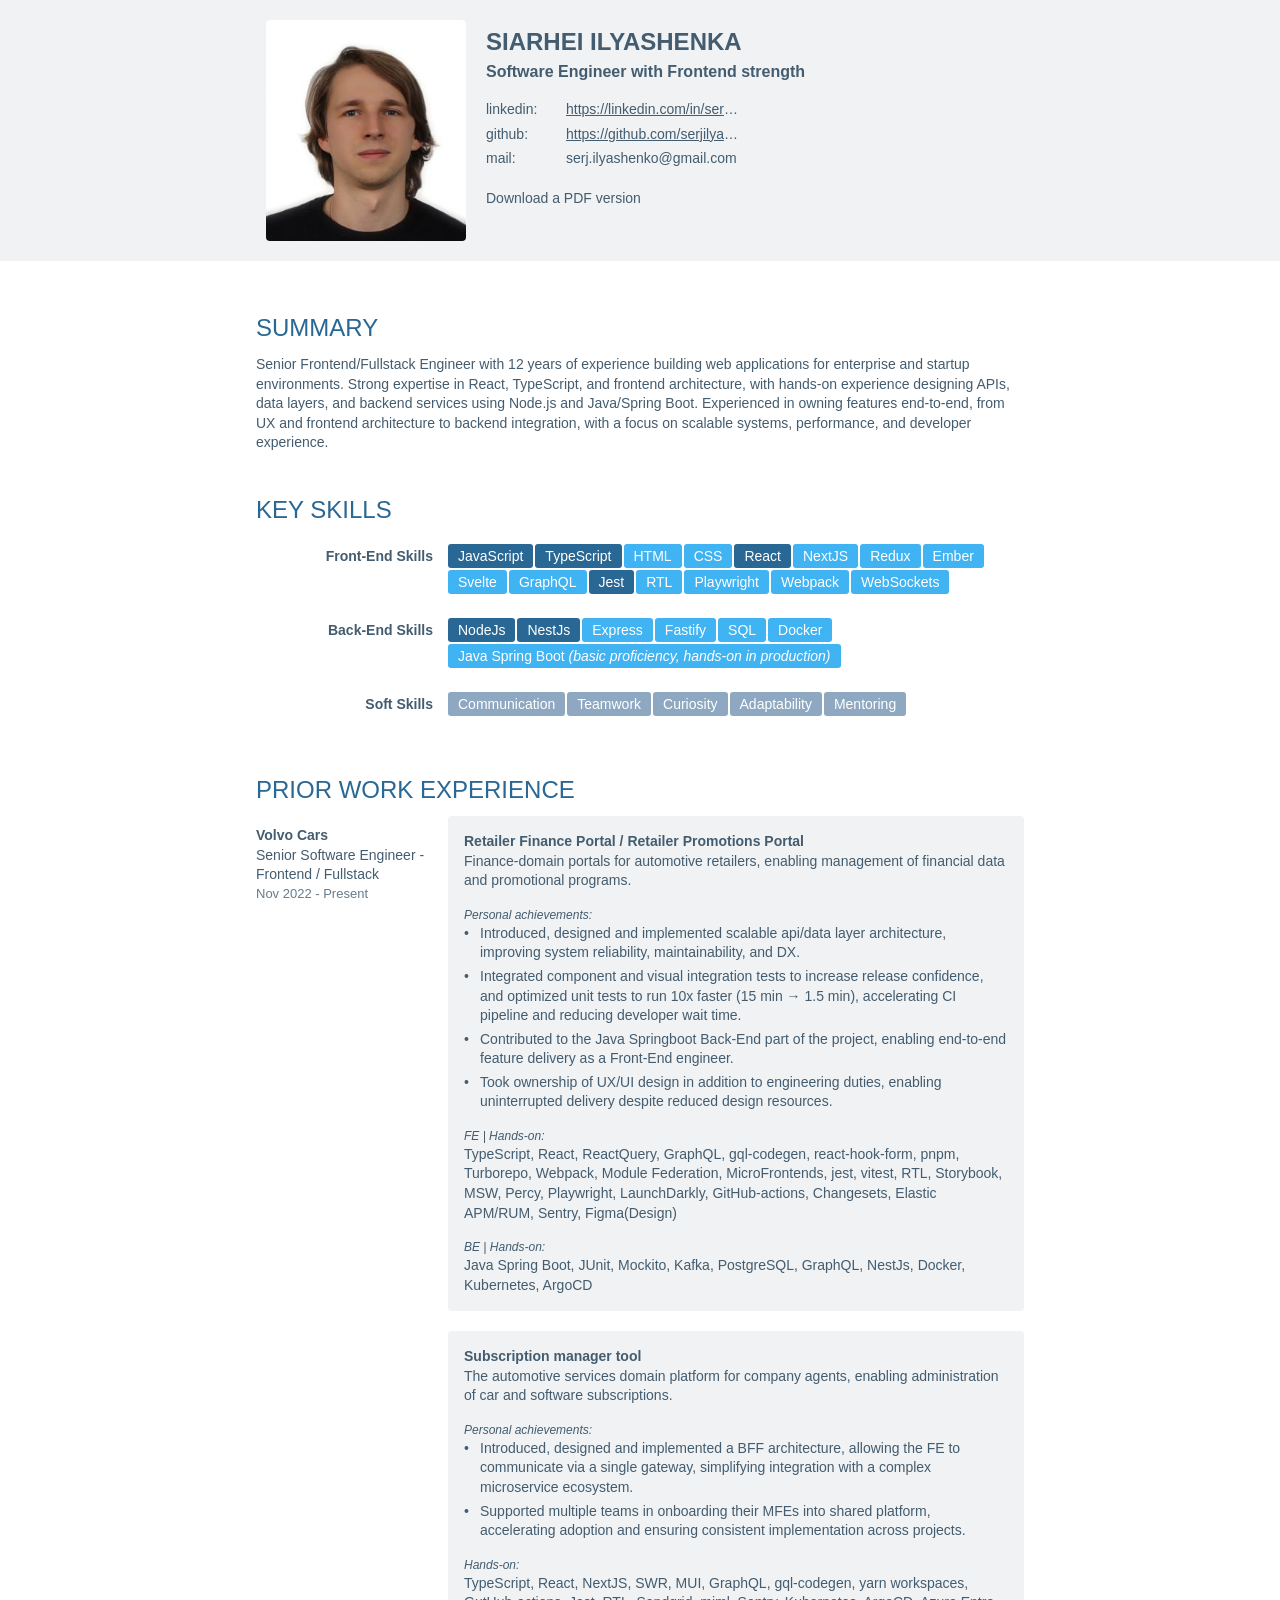
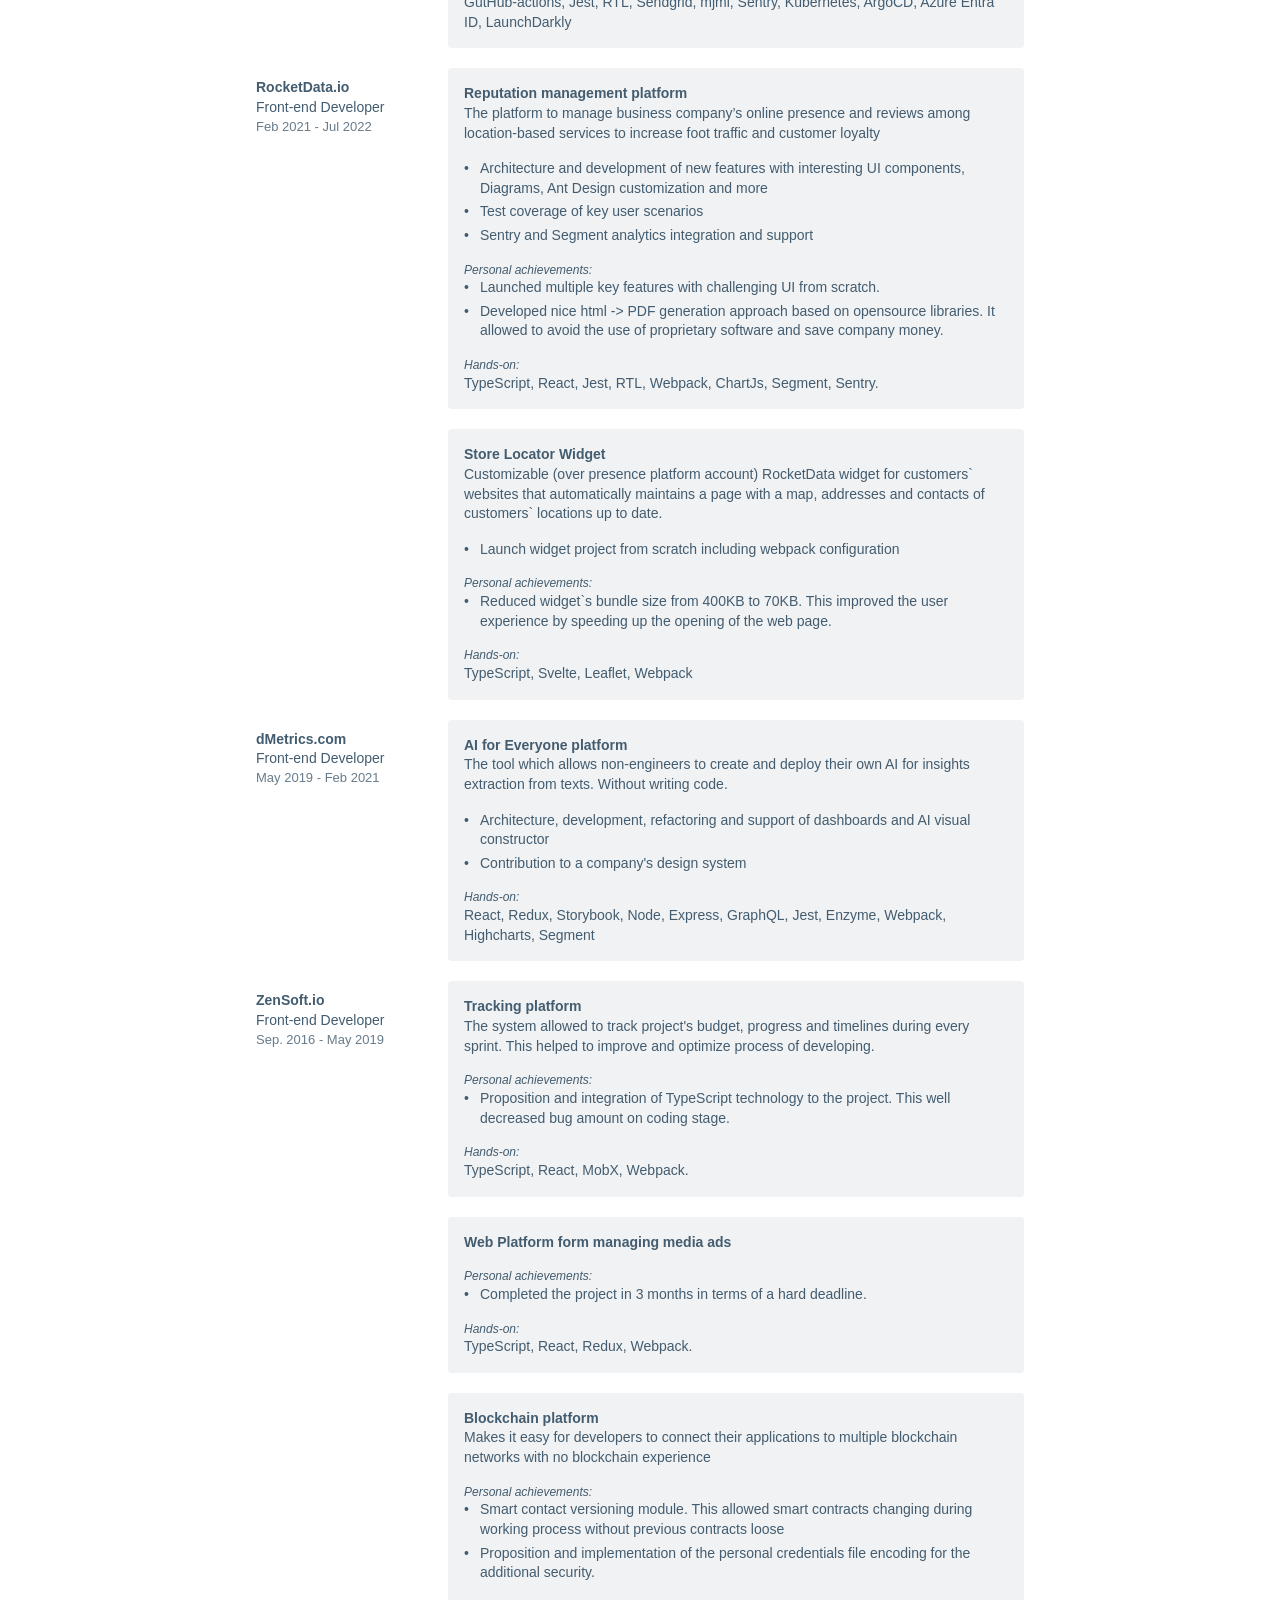
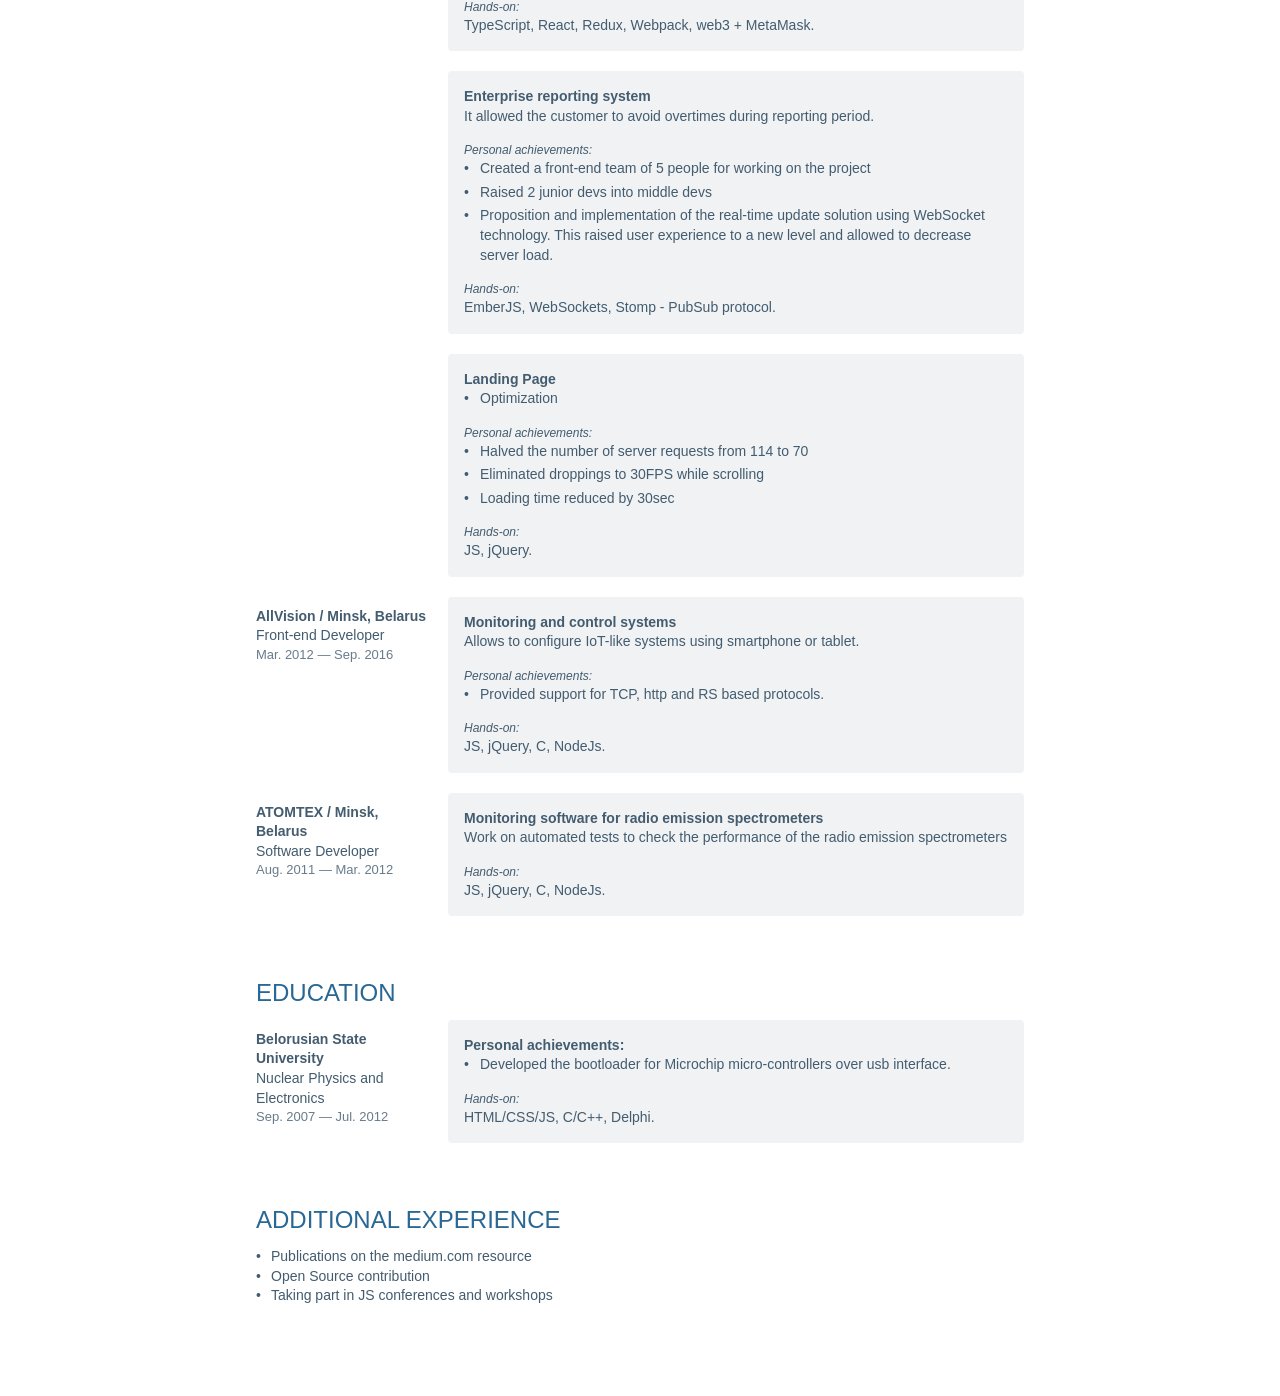
<file: index.html>
<!DOCTYPE html>
<html lang="en">
<head>
  <meta charset="UTF-8"/>
  <meta name="viewport" content="width=device-width, initial-scale=1.0"/>
  <meta http-equiv="X-UA-Compatible" content="ie=edge"/>
  <title>Siarhei Ilyashenka - Software Engineer with Frontend strength</title>
  <meta name="twitter:title" content="Sergio Ilyashenko - Online Resume">
  <meta name="twitter:description" content="Passionate UI creator 🛠️">
  <meta name="twitter:image:src" content="https://serjilyashenko.github.io/resume/preview.png">
  <meta name="twitter:card" content="summary_large_image">
  <meta property="og:title" content="Sergio Ilyashenko - Online Resume"/>
  <meta property="og:image" content="https://serjilyashenko.github.io/resume/preview.png"/>
  <meta property="og:image:width" content="3560"/>
  <meta property="og:image:height" content="1526"/>
  <meta property="og:description" content="Passionate UI creator"/>
  <meta property="og:url" content="https://serjilyashenko.github.io/resume/"/>
  <link rel="shortcut icon" href="./favicon.jpeg"/>
  <link rel="stylesheet" href="./styles.css"/>
</head>
<body>
<div class="page-wrapper">
  <header class="header">
    <div class="header__content">
      <div class="header__left">
        <div class="header__photo">
          <img src="photo.jpg" alt="Sergio Ilyashenko"/>
        </div>
      </div>
      <div class="header__center">
        <div class="owner">
          <h1 class="owner__name">
            Siarhei Ilyashenka
          </h1>
          <p class="owner__position">
            Software Engineer with Frontend strength
          </p>
          <address class="owner__contacts">
            <div class="owner__contact">
              <div class="owner__contact-label">linkedin:</div>
              <a class="link" href="https://linkedin.com/in/sergio-ilyashenko" target="_blank"
              >https://linkedin.com/in/sergio-ilyashenko</a>
            </div>
            <div class="owner__contact">
              <div class="owner__contact-label">github:</div>
              <a class="link" href="https://github.com/serjilyashenko" target="_blank"
              >https://github.com/serjilyashenko</a>
            </div>
            <div class="owner__contact">
              <div class="owner__contact-label">mail:</div>
              <div>serj.ilyashenko@gmail.com</div>
            </div>
          </address>
          <div class="download">
            <a
              class="download__btn"
              href="./Siarhei%20Ilyashenka%20-%20Software%20Engineer%20with%20Frontend%20strength.pdf"
              target="_blank"
              download="Siarhei Ilyashenka - Software Engineer.pdf"
            >Download a PDF version</a>
          </div>
        </div>
      </div>
    </div>
  </header>
  <main class="page-content">
    <section class="topic">
      <h2 class="topic__title">Summary</h2>
      <p class="topic__content">
        Senior Frontend/Fullstack Engineer with 12 years of experience building web applications for enterprise and startup environments.
        Strong expertise in React, TypeScript, and frontend architecture, with hands-on experience designing APIs, data layers, and backend services using Node.js and Java/Spring Boot.
        Experienced in owning features end-to-end, from UX and frontend architecture to backend integration, with a focus on scalable systems, performance, and developer experience.
      </p>
    </section>
    <section class="topic">
      <h2 class="topic__title">Key skills</h2>
      <div class="topic__content">
        <div class="skills">
          <div class="skills__left">
            <div class="company">
              <div class="company__name company__name_right">Front-End Skills</div>
            </div>
          </div>
          <div class="skills__center">
            <ul class="skill-list">
              <li class="skill-list__item skill-list__item_highlight">JavaScript</li>
              <li class="skill-list__item skill-list__item_highlight">TypeScript</li>
              <li class="skill-list__item">HTML</li>
              <li class="skill-list__item">CSS</li>
              <li class="skill-list__item skill-list__item_highlight">React</li>
              <li class="skill-list__item">NextJS</li>
              <li class="skill-list__item">Redux</li>
              <li class="skill-list__item">Ember</li>
              <li class="skill-list__item">Svelte</li>
              <li class="skill-list__item">GraphQL</li>
              <li class="skill-list__item skill-list__item_highlight">Jest</li>
              <li class="skill-list__item">RTL</li>
              <li class="skill-list__item">Playwright</li>
<!--              <li class="skill-list__item">Material UI</li>-->
<!--              <li class="skill-list__item">Ant Design</li>-->
<!--              <li class="skill-list__item">Data-Driven Documents (D3)</li>-->
              <li class="skill-list__item">Webpack</li>
              <!--              <li class="skill-list__item">KnockoutJs</li>-->
              <li class="skill-list__item">WebSockets</li>
<!--              <li class="skill-list__item">Git</li>-->
            </ul>
          </div>
        </div>
        <div class="skills">
          <div class="skills__left">
            <div class="company">
              <div class="company__name company__name_right">Back-End Skills</div>
            </div>
          </div>
          <div class="skills__center">
            <ul class="skill-list">
              <li class="skill-list__item skill-list__item_highlight">NodeJs</li>
              <li class="skill-list__item skill-list__item_highlight">NestJs</li>
              <li class="skill-list__item">Express</li>
              <li class="skill-list__item">Fastify</li>
              <li class="skill-list__item">SQL</li>
              <li class="skill-list__item">Docker</li>
              <li class="skill-list__item">
                Java Spring Boot <i>(basic proficiency, hands-on in production)</i>
              </li>
            </ul>
          </div>
        </div>
        <div class="skills">
          <div class="skills__left">
            <div class="company">
              <div class="company__name company__name_right">Soft Skills</div>
            </div>
          </div>
          <div class="skills__center">
            <ul class="skill-list skills-list_additional">
              <li class="skill-list__item">Communication</li>
              <li class="skill-list__item">Teamwork</li>
              <li class="skill-list__item">Curiosity</li>
              <li class="skill-list__item">Adaptability</li>
              <li class="skill-list__item">Mentoring</li>
              <!--<li class="skill-list__item">Interviewing</li>-->
            </ul>
          </div>
        </div>
      </div>
    </section>
    <section class="topic">
      <h2 class="topic__title">Prior work experience</h2>
      <div class="topic__content">
        <div class="experience">
          <div class="experience__left">
            <div class="company">
              <div class="company__name">Volvo Cars</div>
              <div class="company__position">Senior Software Engineer - Frontend / Fullstack</div>
              <div class="company__dates"> Nov 2022 - Present</div>
            </div>
          </div>
          <div class="experience__center">
            <!-- VolvoCars projects start -->
            <div class="project">
              <h4 class="project__title">
                Retailer Finance Portal / Retailer Promotions Portal
              </h4>
              <p class="project__text">
                Finance-domain portals for automotive retailers, enabling management of financial data and promotional programs.
              </p>
              <!--<ul class="project__text">-->
                <!--<li>Architecture, launch and development of a new MFEs in a monorepo ecosystem</li>-->
              <!--</ul>-->
              <p class="project__subtitle">
                Personal achievements:
              </p>
              <ul class="project__text">
                <li>Introduced, designed and implemented scalable api/data layer architecture, improving system reliability, maintainability, and DX.</li>
                <li>Integrated component and visual integration tests to increase release confidence, and optimized unit tests to run 10x faster (15 min → 1.5 min), accelerating CI pipeline and reducing developer wait time.</li>
                <li>Contributed to the Java Springboot Back-End part of the project, enabling end-to-end feature delivery as a Front-End engineer.</li>
                <li>Took ownership of UX/UI design in addition to engineering duties, enabling uninterrupted delivery despite reduced design resources.</li>
              </ul>
              <p class="project__subtitle">
                FE | Hands-on:
              </p>
              <p class="project__text">
                TypeScript, React, ReactQuery, GraphQL, gql-codegen, react-hook-form, pnpm, Turborepo,
                Webpack, Module Federation, MicroFrontends, jest, vitest,
                RTL, Storybook, MSW, Percy, Playwright, LaunchDarkly, GitHub-actions, Changesets, Elastic APM/RUM,
                Sentry, Figma(Design)
              </p>
              <p class="project__subtitle">
                BE | Hands-on:
              </p>
              <p class="project__text">
                Java Spring Boot, JUnit, Mockito, Kafka, PostgreSQL, GraphQL, NestJs, Docker, Kubernetes, ArgoCD
              </p>
            </div>

            <div class="project">
              <h4 class="project__title">
                Subscription manager tool
              </h4>
              <p class="project__text">
                The automotive services domain platform for company agents, enabling administration of car and software subscriptions.
              </p>
              <!--<ul class="project__text">-->
                <!--<li>Architecture, launch and development of a new project in a monorepo ecosystem</li>-->
                <!--<li>Development of API Gateway for the SPA application</li>-->
                <!--<li>MS Azure services integration</li>-->
                <!--<li>Test coverage of key user scenarios</li>-->
              <!--</ul>-->
              <p class="project__subtitle">
                Personal achievements:
              </p>
              <ul class="project__text">
                <li>Introduced, designed and implemented a BFF architecture, allowing the FE to communicate via a single gateway, simplifying integration with a complex microservice ecosystem.</li>
                <li>Supported multiple teams in onboarding their MFEs into shared platform, accelerating adoption and ensuring consistent implementation across projects.</li>
              </ul>
              <p class="project__subtitle">
                Hands-on:
              </p>
              <p class="project__text">
                TypeScript, React, NextJS, SWR, MUI, GraphQL, gql-codegen, yarn workspaces, GutHub-actions, Jest,
                RTL, Sendgrid, mjml, Sentry, Kubernetes, ArgoCD, Azure Entra ID, LaunchDarkly
              </p>
            </div>
            <!-- VolvoCars projects end -->
          </div>
        </div>

        <div class="experience">
          <div class="experience__left">
            <div class="company">
              <div class="company__name">RocketData.io</div>
              <div class="company__position">Front-end Developer</div>
              <div class="company__dates"> Feb 2021 - Jul 2022</div>
            </div>
          </div>
          <div class="experience__center">
            <!-- RocketData.io projects start -->
            <div class="project">
              <h4 class="project__title">
                Reputation management platform
              </h4>
              <p class="project__text">
                The platform to manage business company’s online presence and reviews among location-based
                services to increase foot traffic and customer loyalty
              </p>
              <ul class="project__text">
                <li>Architecture and development of new features with interesting UI components, Diagrams, Ant Design
                  customization and more
                </li>
                <li>Test coverage of key user scenarios</li>
                <li>Sentry and Segment analytics integration and support</li>
              </ul>
              <p class="project__subtitle">
                Personal achievements:
              </p>
              <ul class="project__text">
                <li>Launched multiple key features with challenging UI from scratch.</li>
                <li>Developed nice html -> PDF generation approach based on opensource libraries. It allowed to
                  avoid the use of proprietary software and save company money.
                </li>
                <!--                  <li>Implemented the process of interviewing candidates for the front-end position. The process-->
                <!--                    includes theoretical questions and online pair programming tasks.-->
                <!--                  </li>-->
              </ul>
              <p class="project__subtitle">
                Hands-on:
              </p>
              <p class="project__text">
                TypeScript, React, Jest, RTL, Webpack, ChartJs, Segment, Sentry.
              </p>
            </div>

            <div class="project">
              <h4 class="project__title">
                Store Locator Widget
              </h4>
              <p class="project__text">
                Customizable (over presence platform account) RocketData widget for customers` websites that
                automatically
                maintains a page with a map, addresses and contacts of customers` locations up to date.
              </p>
              <ul class="project__text">
                <li>Launch widget project from scratch including webpack configuration</li>
              </ul>
              <p class="project__subtitle">
                Personal achievements:
              </p>
              <ul class="project__text">
                <li>
                  Reduced widget`s bundle size from 400KB to 70KB. This improved the user experience by
                  speeding up the opening of the web page.
                </li>
              </ul>
              <p class="project__subtitle">
                Hands-on:
              </p>
              <p class="project__text">
                TypeScript, Svelte, Leaflet, Webpack
              </p>
            </div>
            <!-- RocketData.io projects end -->
          </div>
        </div>

        <div class="experience">
          <div class="experience__left">
            <div class="company">
              <div class="company__name">dMetrics.com</div>
              <div class="company__position">Front-end Developer</div>
              <div class="company__dates"> May 2019 - Feb 2021</div>
            </div>
          </div>
          <div class="experience__center">
            <!-- dMetrics projects start -->
            <div class="project">
              <h4 class="project__title">
                AI for Everyone platform
              </h4>
              <p class="project__text">
                The tool which allows non-engineers to create and deploy their own AI for insights extraction from
                texts. Without writing code.
              </p>
              <ul class="project__text">
                <li>Architecture, development, refactoring and support of dashboards and AI visual constructor</li>
                <li>Contribution to a company's design system</li>
              </ul>
              <p class="project__subtitle">
                Hands-on:
              </p>
              <p class="project__text">
                React, Redux, Storybook, Node, Express, GraphQL, Jest, Enzyme, Webpack, Highcharts, Segment
              </p>
            </div>
            <!-- dMetrics projects end -->
          </div>
        </div>

        <div class="experience">
          <div class="experience__left">
            <div class="company">
              <div class="company__name">ZenSoft.io</div>
              <div class="company__position">Front-end Developer</div>
              <div class="company__dates">Sep. 2016 - May 2019</div>
            </div>
          </div>
          <div class="experience__center">
            <!-- Zensoft projects start -->
            <div class="project">
              <h4 class="project__title">
                Tracking platform
              </h4>
              <p class="project__text">
                The system allowed to track project's budget, progress and timelines during every sprint. This
                helped to improve and optimize process of developing.
              </p>
              <p class="project__subtitle">
                Personal achievements:
              </p>
              <ul class="project__text">
                <li>
                  Proposition and integration of TypeScript technology to the project. This well decreased bug
                  amount on coding stage.
                </li>
              </ul>
              <p class="project__subtitle">
                Hands-on:
              </p>
              <p class="project__text">
                TypeScript, React, MobX, Webpack.
              </p>
            </div>
            <div class="project">
              <h4 class="project__title">
                Web Platform form managing media ads
              </h4>
              <p class="project__subtitle">
                Personal achievements:
              </p>
              <ul class="project__text">
                <li>
                  Completed the project in 3 months in terms of a hard deadline.
                </li>
              </ul>
              <p class="project__subtitle">
                Hands-on:
              </p>
              <p class="project__text">
                TypeScript, React, Redux, Webpack.
              </p>
            </div>
            <div class="project">
              <h4 class="project__title">
                Blockchain platform
              </h4>
              <p class="project__text">
                Makes it easy for developers to connect their applications to multiple blockchain networks with no
                blockchain experience
              </p>
              <p class="project__subtitle">
                Personal achievements:
              </p>
              <ul class="project__text">
                <li>
                  Smart contact versioning module. This allowed smart contracts changing during working process without
                  previous contracts loose
                </li>
                <li>
                  Proposition and implementation of the personal credentials file encoding for the additional security.
                </li>
              </ul>
              <p class="project__subtitle">
                Hands-on:
              </p>
              <div class="project__text">
                TypeScript, React, Redux, Webpack, web3 + MetaMask.
              </div>
            </div>
            <div class="project">
              <h4 class="project__title">
                Enterprise reporting system
              </h4>
              <p class="project__text">
                It allowed the customer to avoid overtimes during reporting period.
              </p>
              <p class="project__subtitle">
                Personal achievements:
              </p>
              <ul class="project__text">
                <li>
                  Created a front-end team of 5 people for working on the project
                </li>
                <li>
                  Raised 2 junior devs into middle devs
                </li>
                <li>
                  Proposition and implementation of the real-time update solution using WebSocket technology. This
                  raised user experience to a new level and allowed to decrease server load.
                </li>
              </ul>
              <p class="project__subtitle">
                Hands-on:
              </p>
              <p class="project__text">
                EmberJS, WebSockets, Stomp - PubSub protocol.
              </p>
            </div>
            <div class="project">
              <h4 class="project__title">
                Landing Page
              </h4>
              <ul class="project__text">
                <li>Optimization</li>
              </ul>
              <p class="project__subtitle">
                Personal achievements:
              </p>
              <ul class="project__text">
                <li>
                  Halved the number of server requests from 114 to 70
                </li>
                <li>
                  Eliminated droppings to 30FPS while scrolling
                </li>
                <li>
                  Loading time reduced by 30sec
                </li>
              </ul>
              <p class="project__subtitle">
                Hands-on:
              </p>
              <p class="project__text">
                JS, jQuery.
              </p>
            </div>
            <!-- Zensoft projects end -->
          </div>
        </div>

        <div class="experience">
          <div class="experience__left">
            <div class="company">
              <div class="company__name">AllVision / Minsk, Belarus</div>
              <div class="company__position">Front-end Developer</div>
              <div class="company__dates">Mar. 2012 — Sep. 2016</div>
            </div>
          </div>
          <div class="experience__center">
            <div class="project">
              <div class="project__title">
                Monitoring and control systems
              </div>
              <div class="project__text">
                Allows to configure IoT-like systems using smartphone or tablet.
              </div>
              <p class="project__subtitle">
                Personal achievements:
              </p>
              <ul class="project__text">
                <li>
                  Provided support for TCP, http and RS based protocols.
                </li>
              </ul>
              <p class="project__subtitle">
                Hands-on:
              </p>
              <p class="project__text">
                JS, jQuery, C, NodeJs.
              </p>
            </div>
          </div>
        </div>

        <div class="experience">
          <div class="experience__left">
            <div class="company">
              <div class="company__name">ATOMTEX / Minsk, Belarus</div>
              <div class="company__position">Software Developer</div>
              <div class="company__dates">Aug. 2011 — Mar. 2012</div>
            </div>
          </div>
          <div class="experience__center">
            <div class="project">
              <h4 class="project__title">
                Monitoring software for radio emission spectrometers
              </h4>
              <p class="project__text">
                Work on automated tests to check the performance of the radio emission spectrometers
              </p>
              <p class="project__subtitle">
                Hands-on:
              </p>
              <p class="project__text">
                JS, jQuery, C, NodeJs.
              </p>
            </div>
          </div>
        </div>
      </div>
    </section>
    <section class="topic">
      <h2 class="topic__title">Education</h2>
      <div class="topic__content">
        <div class="experience">
          <div class="experience__left">
            <div class="company">
              <div class="company__name">Belorusian State University</div>
              <div class="company__position">Nuclear Physics and Electronics</div>
              <div class="company__dates">Sep. 2007 — Jul. 2012</div>
            </div>
          </div>
          <div class="experience__center">
            <div class="project">
              <div class="project__title">
                Personal achievements:
              </div>
              <ul class="project__text">
                <li>
                  Developed the bootloader for Microchip micro-controllers over usb interface.
                </li>
              </ul>
              <p class="project__subtitle">
                Hands-on:
              </p>
              <p class="project__text">
                HTML/CSS/JS, C/C++, Delphi.
              </p>
            </div>
          </div>
        </div>
      </div>
    </section>
    <section class="topic">
      <h2 class="topic__title">Additional experience</h2>
      <div class="topic__content">
        <div class="additional">
          <ul>
            <li>Publications on the medium.com resource</li>
            <li>Open Source contribution</li>
            <li>Taking part in JS conferences and workshops</li>
          </ul>
        </div>
      </div>
    </section>
  </main>
</div>
</body>
</html>
</file>
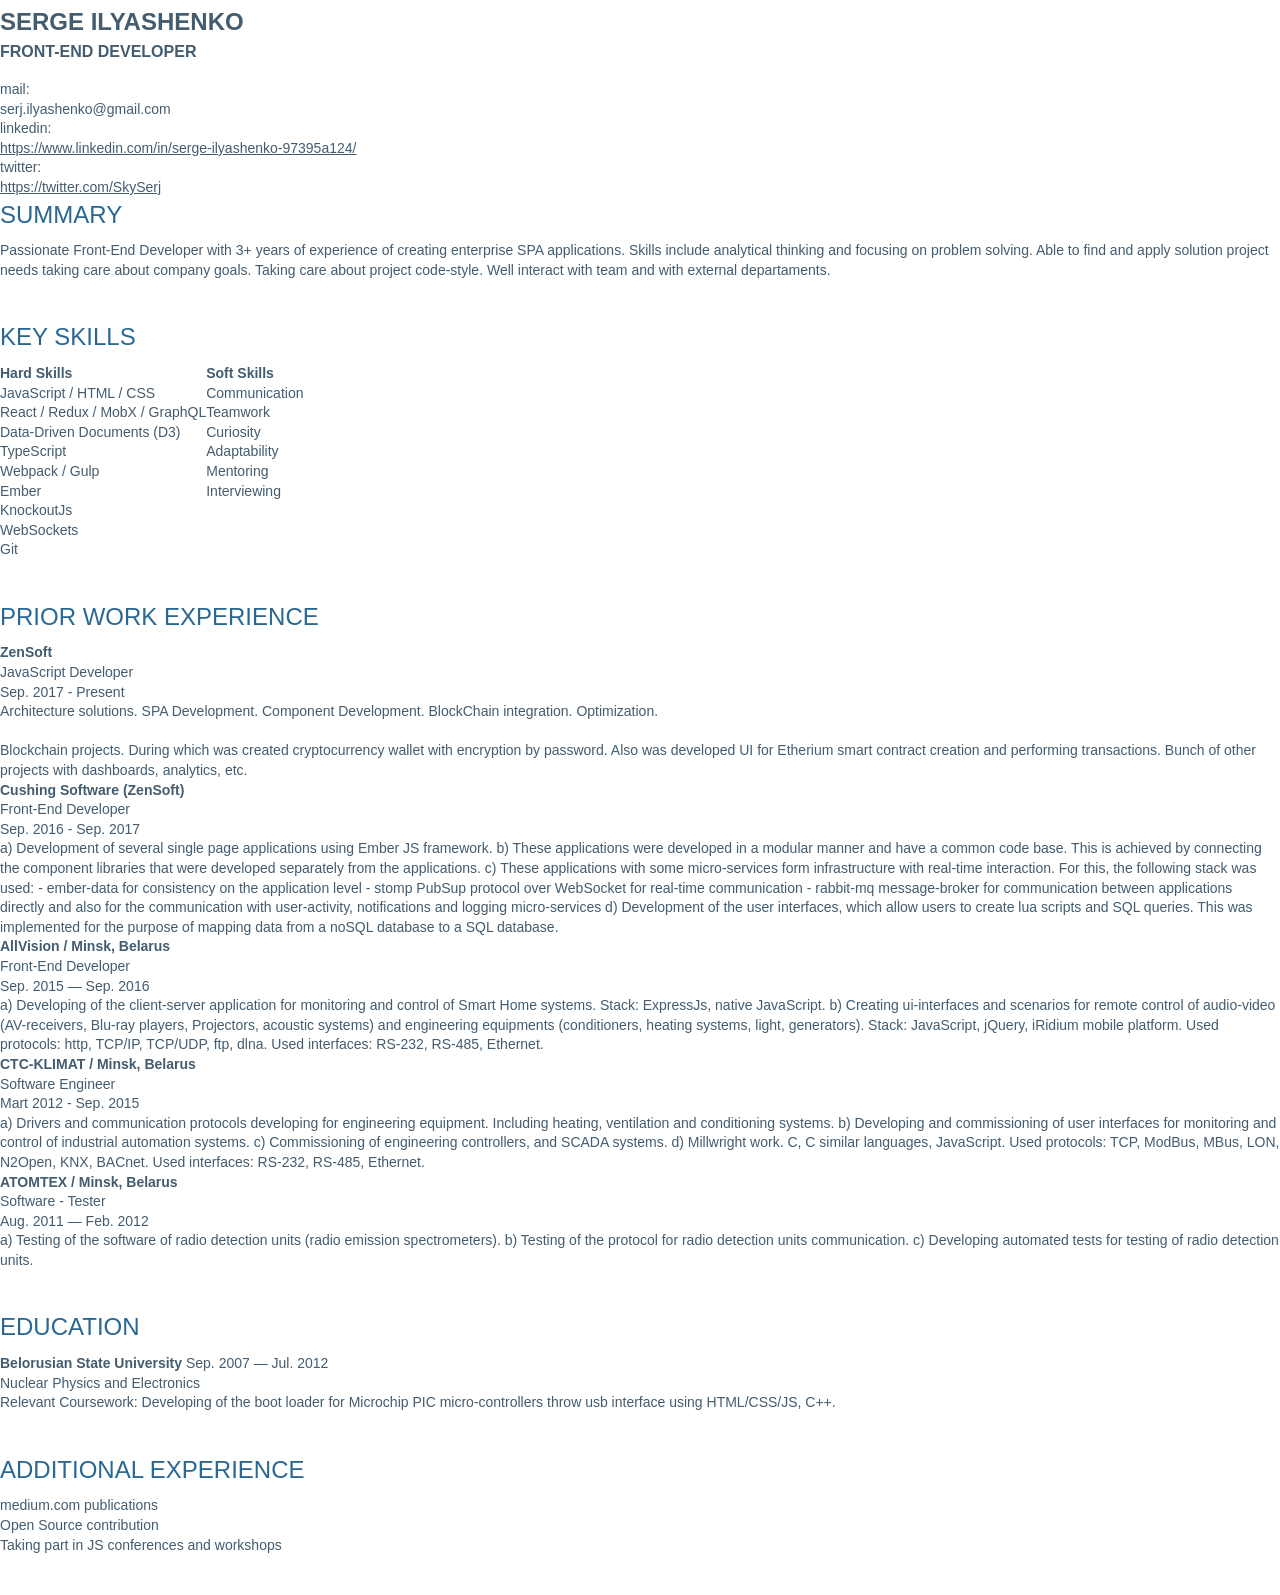
<file: index-legacy.html>
<!DOCTYPE html>
<html lang="en">
  <head>
    <meta charset="UTF-8" />
    <meta name="viewport" content="width=device-width, initial-scale=1.0" />
    <meta http-equiv="X-UA-Compatible" content="ie=edge" />
    <title>Resume</title>
    <link rel="stylesheet" href="./styles.css" />
  </head>
  <body>
    <div>
      <header>
        <div class="column">
          <div class="owner">
            <div class="owner__name">
              <div>SERGE ILYASHENKO</div>
              <div class="owner__position">Front-End Developer</div>
            </div>
            <div class="owner__contacts">
              <div class="contact">
                <div class="contact__title">mail:</div>
                serj.ilyashenko@gmail.com
              </div>
              <div class="contact">
                <div class="contact__title">linkedin:</div>
                <a class="clip" href="https://www.linkedin.com/in/serge-ilyashenko-97395a124/" target="_blank"
                  >https://www.linkedin.com/in/serge-ilyashenko-97395a124/</a
                >
              </div>
              <div class="contact">
                <div class="contact__title">twitter:</div>
                <a href="https://twitter.com/SkySerj" target="_blank">https://twitter.com/SkySerj</a>
              </div>
            </div>
          </div>
        </div>
      </header>
      <div class="column">
        <div class="topic">
          <div class="topic__title">SUMMARY</div>
          <div class="topic__content">
            Passionate Front-End Developer with 3+ years of experience of creating enterprise SPA applications. Skills
            include analytical thinking and focusing on problem solving. Able to find and apply solution project needs
            taking care about company goals. Taking care about project code-style. Well interact with team and with
            external departaments.
          </div>
        </div>
        <div class="topic">
          <div class="topic__title">KEY SKILLS</div>
          <div class="topic__content">
            <div class="skills">
              <div class="skills__column">
                <div><b>Hard Skills</b></div>
                <div>JavaScript / HTML / CSS</div>
                <div>React / Redux / MobX / GraphQL</div>
                <div>Data-Driven Documents (D3)</div>
                <div>TypeScript</div>
                <div>Webpack / Gulp</div>
                <div>Ember</div>
                <div>KnockoutJs</div>
                <div>WebSockets</div>
                <div>Git</div>
              </div>
              <div class="skills__column">
                <div><b>Soft Skills</b></div>
                <div>Communication</div>
                <div>Teamwork</div>
                <div>Curiosity</div>
                <div>Adaptability</div>
                <div>Mentoring</div>
                <div>Interviewing</div>
              </div>
            </div>
          </div>
        </div>
        <div class="topic">
          <div class="topic__title">PRIOR WORK EXPERIENCE</div>
          <div class="topic__content">
            <div class="experience-item">
              <div class="experience-item__company">
                <div><b>ZenSoft</b></div>
                <div>JavaScript Developer</div>
                <div class="dates">Sep. 2017 - Present</div>
              </div>
              <div class="experience-item__responsibilities">
                <div>
                  Architecture solutions. SPA Development. Component Development. BlockChain integration. Optimization.
                  <br /><br />
                  Blockchain projects. During which was created cryptocurrency wallet with encryption by password. Also
                  was developed UI for Etherium smart contract creation and performing transactions. Bunch of other
                  projects with dashboards, analytics, etc.
                </div>
              </div>
            </div>
            <div class="experience-item">
              <div class="experience-item__company">
                <div><b>Cushing Software (ZenSoft)</b></div>

                <div>Front-End Developer</div>
                <div class="dates">Sep. 2016 - Sep. 2017</div>
              </div>
              <div class="experience-item__responsibilities">
                <div>
                  a) Development of several single page applications using Ember JS framework. b) These applications
                  were developed in a modular manner and have a common code base. This is achieved by connecting the
                  component libraries that were developed separately from the applications. c) These applications with
                  some micro-services form infrastructure with real-time interaction. For this, the following stack was
                  used: - ember-data for consistency on the application level - stomp PubSup protocol over WebSocket for
                  real-time communication - rabbit-mq message-broker for communication between applications directly and
                  also for the communication with user-activity, notifications and logging micro-services d) Development
                  of the user interfaces, which allow users to create lua scripts and SQL queries. This was implemented
                  for the purpose of mapping data from a noSQL database to a SQL database.
                </div>
              </div>
            </div>
            <div class="experience-item">
              <div class="experience-item__company">
                <div><b>AllVision / Minsk, Belarus</b></div>

                <div>Front-End Developer</div>
                <div class="dates">Sep. 2015 — Sep. 2016</div>
              </div>
              <div class="experience-item__responsibilities">
                <div>
                  a) Developing of the client-server application for monitoring and control of Smart Home systems.
                  Stack: ExpressJs, native JavaScript. b) Creating ui-interfaces and scenarios for remote control of
                  audio-video (AV-receivers, Blu-ray players, Projectors, acoustic systems) and engineering equipments
                  (conditioners, heating systems, light, generators). Stack: JavaScript, jQuery, iRidium mobile
                  platform. Used protocols: http, TCP/IP, TCP/UDP, ftp, dlna. Used interfaces: RS-232, RS-485, Ethernet.
                </div>
              </div>
            </div>
            <div class="experience-item">
              <div class="experience-item__company">
                <div><b>CTC-KLIMAT / Minsk, Belarus</b></div>

                <div>Software Engineer</div>
                <div class="dates">Mart 2012 - Sep. 2015</div>
              </div>
              <div class="experience-item__responsibilities">
                <div>
                  a) Drivers and communication protocols developing for engineering equipment. Including heating,
                  ventilation and conditioning systems. b) Developing and commissioning of user interfaces for
                  monitoring and control of industrial automation systems. c) Commissioning of engineering controllers,
                  and SCADA systems. d) Millwright work. C, C similar languages, JavaScript. Used protocols: TCP,
                  ModBus, MBus, LON, N2Open, KNX, BACnet. Used interfaces: RS-232, RS-485, Ethernet.
                </div>
              </div>
            </div>
            <div class="experience-item">
              <div class="experience-item__company">
                <div><b>ATOMTEX / Minsk, Belarus</b></div>

                <div>Software - Tester</div>
                <div class="dates">Aug. 2011 — Feb. 2012</div>
              </div>
              <div class="experience-item__responsibilities">
                <div>
                  a) Testing of the software of radio detection units (radio emission spectrometers). b) Testing of the
                  protocol for radio detection units communication. c) Developing automated tests for testing of radio
                  detection units.
                </div>
              </div>
            </div>
          </div>
        </div>
        <div class="topic">
          <div class="topic__title">EDUCATION</div>
          <div class="topic__content">
            <div><b>Belorusian State University</b> Sep. 2007 — Jul. 2012</div>
            <div>Nuclear Physics and Electronics</div>
            <div>
              Relevant Coursework: Developing of the boot loader for Microchip PIC micro-controllers throw usb interface
              using HTML/CSS/JS, C++.
            </div>
          </div>
        </div>
        <div class="topic">
          <div class="topic__title">ADDITIONAL EXPERIENCE</div>
          <div class="topic__content">
            <ul>
              <li><div class="with-marker">medium.com publications</div></li>
              <li><div class="with-marker">Open Source contribution</div></li>
              <li><div class="with-marker">Taking part in JS conferences and workshops</div></li>
            </ul>
          </div>
        </div>
      </div>
    </div>
  </body>
</html>
</file>
<file: styles.css>
body,
html {
  margin: 0;
  padding: 0;
}

body {
  min-width: 280px;
  color: #435c6f;
  font: 14px/1.4 'Helvetica Neue', Helvetica, Verdana, sans-serif;
}

h1,
h2,
h3,
h4,
h5,
h6 {
  margin: 0;
  padding: 0;
}

ol,
ul,
li,
p {
  margin: 0;
  padding: 0;
}

div {
  box-sizing: border-box;
}

a {
  color: #435c6f;
}

ol,
ul {
  list-style-type: none;
}

.page-wrapper {
  position: relative;
  overflow: hidden;
}

.page-content {
  padding: 50px 10px 50px;
  margin: 0 auto;
  max-width: 768px;
}

/* Header */
.header {
  background: #f0f2f4;
}

.header__content {
  padding: 20px 10px 20px;
  margin: 0 auto;
  max-width: 768px;
  display: flex;
  flex-wrap: wrap;
}

.header__left {
  width: 200px;
  margin-right: 20px;
}

.header__center {
}

.header__photo {
  width: 200px;
  border-radius: 4px;
  overflow: hidden;
  line-height: 0;
}

.header__photo img {
  width: 100%;
}

/* Owner */
.owner {
  padding: 10px 0 0;
}

.owner__name {
  margin: 0 0 10px;
  font-size: 24px;
  line-height: 1;
  font-weight: bold;
  text-transform: uppercase;
}

.owner__position {
  margin: 10px 0 10px;
  font-size: 16px;
  line-height: 1;
  font-weight: bold;
}

.owner__contacts {
  font-style: normal;
  margin: 20px 0 0;
}

.owner__contact {
  margin: 0 0 5px;
  display: flex;
}

.owner__contact:last-child {
  margin-bottom: 0;
}

.owner__contact-label {
  width: 80px;
}

/* Topic */
.topic {
  margin: 0 0 40px;
}

.topic__title {
  margin: 0 0 10px;
  font-size: 24px;
  font-weight: normal;
  text-transform: uppercase;
  color: #296794;
}

.topic__content {
}

.link {
  text-overflow: ellipsis;
  width: 174px;
  white-space: nowrap;
  overflow: hidden;
}

/* Skills */
.skills {
  display: flex;
  flex-wrap: wrap;
}

.skills__left {
  padding-right: 15px;
  width: 25%;
}

.skills__center {
  width: 75%;
}

.skill-list {
  margin: 0 0 15px;
  padding: 7px 0 0;
  position: relative;
  overflow: hidden;
}

.skill-list__item {
  margin: 0 2px 2px 0;
  padding: 5px 10px;
  line-height: 1;
  white-space: nowrap;
  color: #fff;
  float: left;
  border-radius: 3px;
  background: #40b3f3;
  cursor: default;
}

.skill-list__item:hover {
  opacity: 0.9;
}

.skill-list__item_highlight {
  background: #296794;
}

.skills-list_additional .skill-list__item {
  background: #8ea8c2;
}

.skills__title {
}

/* Experience */
.experience {
  display: flex;
  flex-wrap: wrap;
}

.experience__left {
  flex-grow: 1;
  min-width: 135px;
  padding-right: 15px;
  width: 25%;
}

.experience__center {
  flex-grow: 1;
  width: 75%;
}

/* Company */
.company {
  padding: 10px 0;
}

.company__name {
  font-weight: bold;
}

.company__name_right {
  text-align: right;
}

.company__position {
}

.company__dates {
  font-size: 13px;
  opacity: 0.8;
}

/* Project */
.project {
  margin: 0 0 20px;
  padding: 16px;
  background: #f0f2f4;
  border-radius: 4px;
}

.project ul li {
  padding-left: 16px;
  margin-bottom: 4px;
  position: relative;
}

.project ul li:before {
  content: '\2022';
  position: absolute;
  left: 0;
  top: 0;
}

.project__title {
  font-size: inherit;
  font-weight: bold;
}

.project__subtitle {
  margin: 0;
  font-size: 12px;
  font-style: italic;
}

.project__title + .project__subtitle {
  margin-top: 16px;
}

.project__text {
  margin: 0 0 16px;
}

.project__text:last-child {
  margin-bottom: 0;
}

/* Additional */
.additional {
}

.additional ul li {
  padding-left: 15px;
  position: relative;
}

.additional ul li:before {
  content: '\2022';
  position: absolute;
  left: 0;
  top: 0;
}

/* Download */
.download {
  text-align: left;
  padding: 20px 20px 0 0;
}

.download__btn {
  text-decoration: none;
}
</file>
